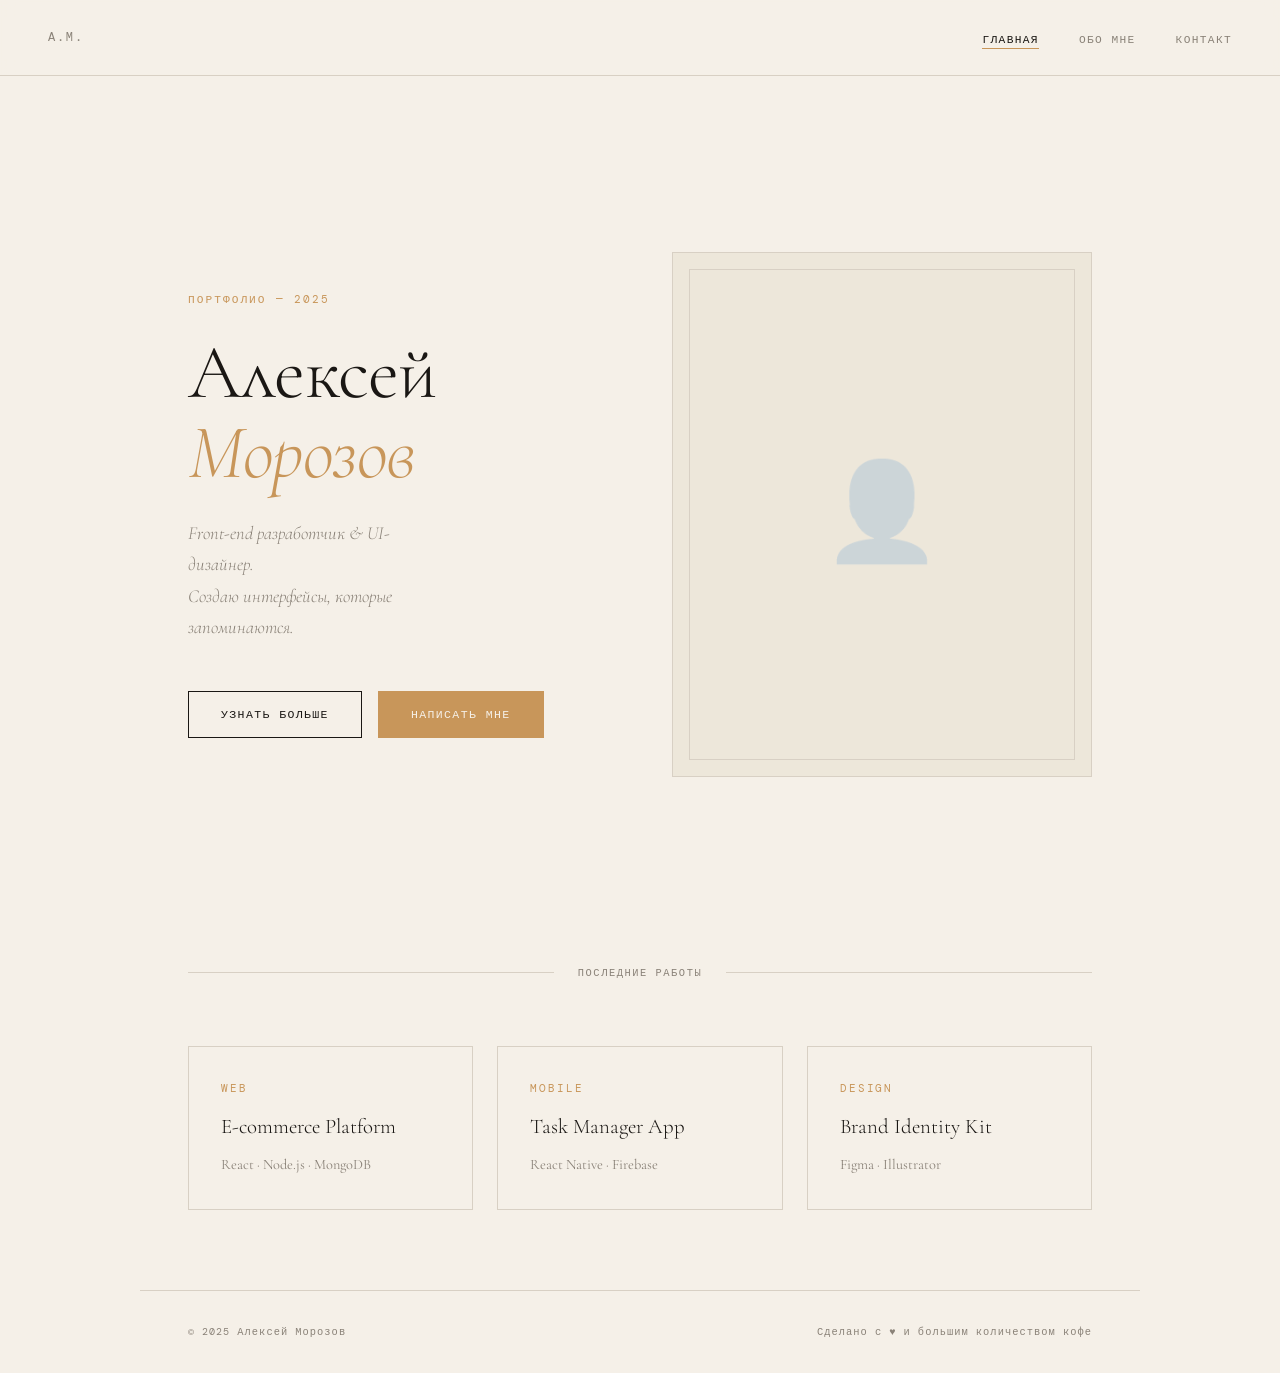
<file: index.html>
<!DOCTYPE html>
<html lang="ru">
<head>
  <meta charset="UTF-8" />
  <meta name="viewport" content="width=device-width, initial-scale=1.0" />
  <title>Алексей Морозов — Разработчик</title>
  <link rel="stylesheet" href="style.css" />
</head>
<body>

  <nav>
    <a class="nav-logo" href="index.html">А.М.</a>
    <ul class="nav-links">
      <li><a href="index.html" class="active">Главная</a></li>
      <li><a href="about.html">Обо мне</a></li>
      <li><a href="contact.html">Контакт</a></li>
    </ul>
  </nav>

  <main class="page">
    <section class="hero">
      <div class="hero-text">
        <p class="hero-eyebrow">Портфолио — 2025</p>
        <h1 class="hero-name">
          Алексей<br>
          <em>Морозов</em>
        </h1>
        <p class="hero-tagline">
          Front-end разработчик &amp; UI-дизайнер.<br>
          Создаю интерфейсы, которые запоминаются.
        </p>
        <div style="display:flex; gap:1rem; flex-wrap:wrap;">
          <a href="about.html" class="btn">Узнать больше</a>
          <a href="contact.html" class="btn btn-accent">Написать мне</a>
        </div>
      </div>

      <div class="hero-visual">
        <div class="avatar-frame">
          <span class="avatar-placeholder">&#x1F464;</span>
        </div>
      </div>
    </section>

    <div class="divider">Последние работы</div>

    <section style="display:grid; grid-template-columns: repeat(3,1fr); gap:1.5rem;">
      <div class="skill-item fade-in" style="border:1px solid var(--border); padding:2rem;">
        <p class="section-label">Web</p>
        <h3 style="font-weight:300; font-size:1.3rem; margin-bottom:0.5rem;">E-commerce Platform</h3>
        <p style="font-size:0.9rem; color:var(--muted);">React · Node.js · MongoDB</p>
      </div>
      <div class="skill-item fade-in" style="border:1px solid var(--border); padding:2rem;">
        <p class="section-label">Mobile</p>
        <h3 style="font-weight:300; font-size:1.3rem; margin-bottom:0.5rem;">Task Manager App</h3>
        <p style="font-size:0.9rem; color:var(--muted);">React Native · Firebase</p>
      </div>
      <div class="skill-item fade-in" style="border:1px solid var(--border); padding:2rem;">
        <p class="section-label">Design</p>
        <h3 style="font-weight:300; font-size:1.3rem; margin-bottom:0.5rem;">Brand Identity Kit</h3>
        <p style="font-size:0.9rem; color:var(--muted);">Figma · Illustrator</p>
      </div>
    </section>
  </main>


  <footer>
    <span>© 2025 Алексей Морозов</span>
    <span>Сделано с ♥ и большим количеством кофе</span>
  </footer>

</body>
</html>
</file>
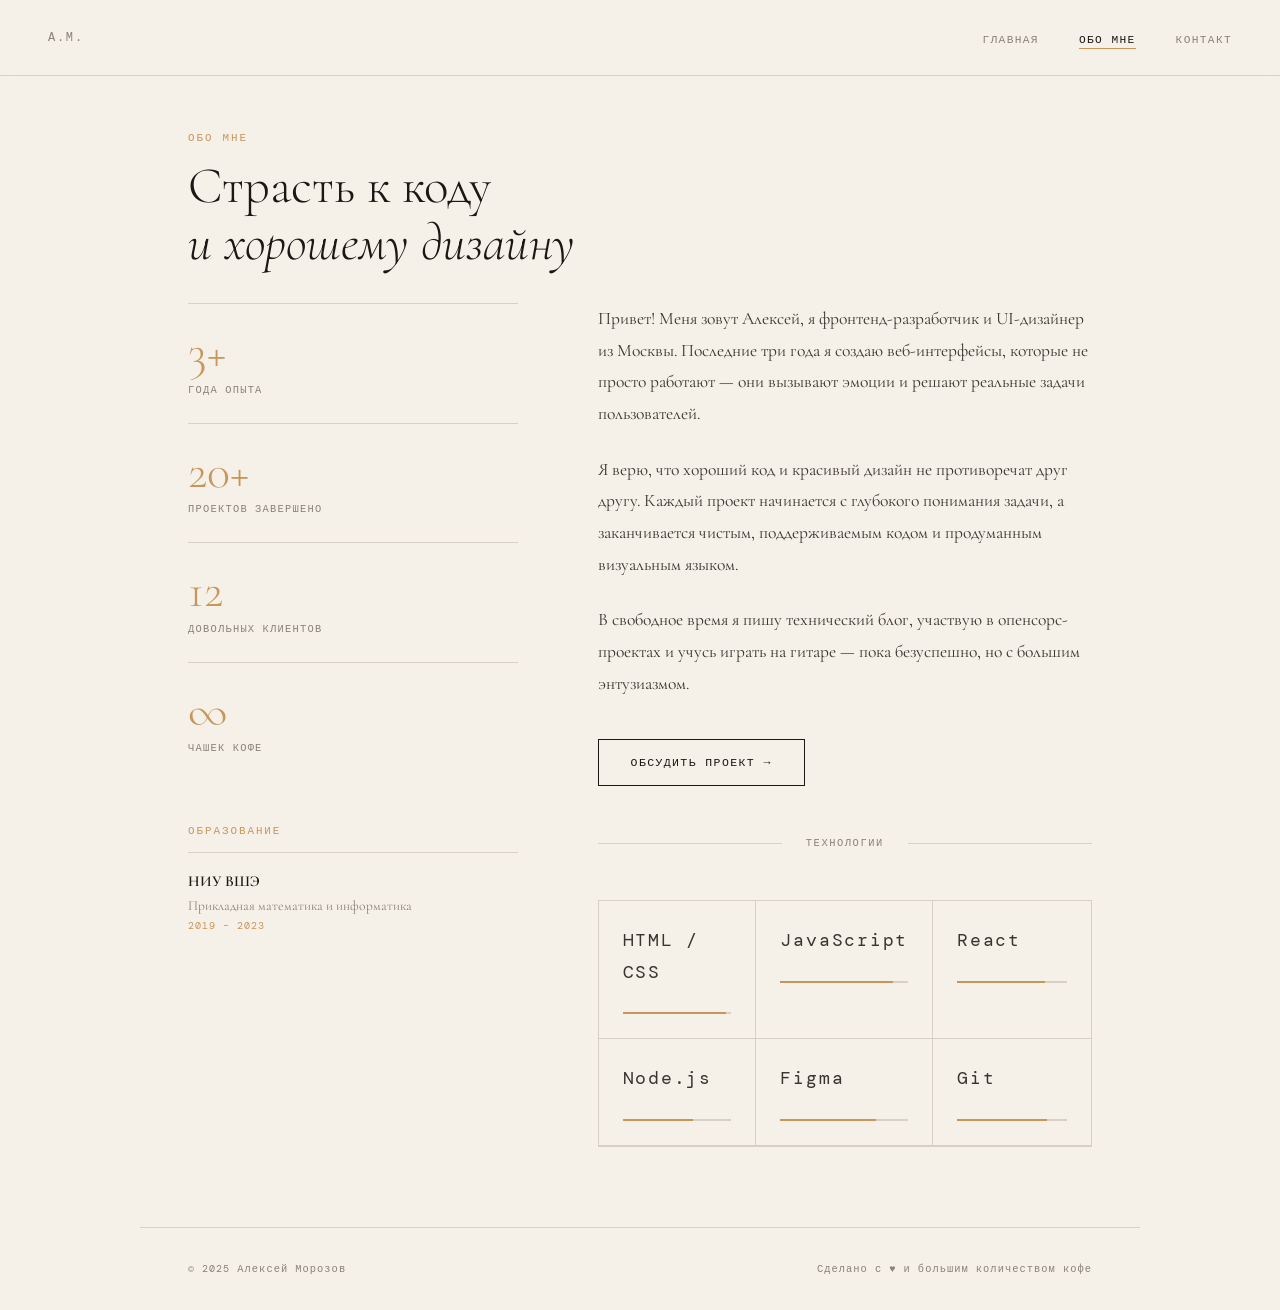
<file: about.html>
<!DOCTYPE html>
<html lang="ru">
<head>
  <meta charset="UTF-8" />
  <meta name="viewport" content="width=device-width, initial-scale=1.0" />
  <title>Обо мне — Алексей Морозов</title>
  <link rel="stylesheet" href="style.css" />
</head>
<body>

  <nav>
    <a class="nav-logo" href="index.html">А.М.</a>
    <ul class="nav-links">
      <li><a href="index.html">Главная</a></li>
      <li><a href="about.html" class="active">Обо мне</a></li>
      <li><a href="contact.html">Контакт</a></li>
    </ul>
  </nav>

  <main class="page">
    <p class="section-label fade-in">Обо мне</p>
    <h1 class="section-title fade-in">
      Страсть к коду<br>
      <em>и хорошему дизайну</em>
    </h1>

    <div class="about-grid fade-in">
      <aside class="about-sidebar">
        <div class="stat-block">
          <div class="stat-number">3+</div>
          <div class="stat-label">Года опыта</div>
        </div>
        <div class="stat-block">
          <div class="stat-number">20+</div>
          <div class="stat-label">Проектов завершено</div>
        </div>
        <div class="stat-block">
          <div class="stat-number">12</div>
          <div class="stat-label">Довольных клиентов</div>
        </div>
        <div class="stat-block">
          <div class="stat-number">∞</div>
          <div class="stat-label">Чашек кофе</div>
        </div>

        <div style="margin-top:2.5rem;">
          <p class="section-label">Образование</p>
          <div style="border-top:1px solid var(--border); padding:1rem 0;">
            <p style="font-size:0.95rem; font-weight:600;">НИУ ВШЭ</p>
            <p style="font-size:0.85rem; color:var(--muted);">Прикладная математика и информатика</p>
            <p style="font-family:'DM Mono',monospace; font-size:0.65rem; color:var(--accent); letter-spacing:0.1em;">2019 – 2023</p>
          </div>
        </div>
      </aside>

      <div class="about-body">
        <p>
          Привет! Меня зовут Алексей, я фронтенд-разработчик и UI-дизайнер из Москвы.
          Последние три года я создаю веб-интерфейсы, которые не просто работают —
          они вызывают эмоции и решают реальные задачи пользователей.
        </p>
        <p>
          Я верю, что хороший код и красивый дизайн не противоречат друг другу.
          Каждый проект начинается с глубокого понимания задачи, а заканчивается
          чистым, поддерживаемым кодом и продуманным визуальным языком.
        </p>
        <p>
          В свободное время я пишу технический блог, участвую в опенсорс-проектах
          и учусь играть на гитаре — пока безуспешно, но с большим энтузиазмом.
        </p>
        <a href="contact.html" class="btn" style="margin-top:1rem;">Обсудить проект →</a>

        <div class="divider" style="margin:3rem 0 2rem;">Технологии</div>
        <div class="skills-grid">
          <div class="skill-item">
            <p class="skill-name">HTML / CSS</p>
            <div class="skill-bar"><div class="skill-fill" style="width:95%"></div></div>
          </div>
          <div class="skill-item">
            <p class="skill-name">JavaScript</p>
            <div class="skill-bar"><div class="skill-fill" style="width:88%"></div></div>
          </div>
          <div class="skill-item">
            <p class="skill-name">React</p>
            <div class="skill-bar"><div class="skill-fill" style="width:80%"></div></div>
          </div>
          <div class="skill-item">
            <p class="skill-name">Node.js</p>
            <div class="skill-bar"><div class="skill-fill" style="width:65%"></div></div>
          </div>
          <div class="skill-item">
            <p class="skill-name">Figma</p>
            <div class="skill-bar"><div class="skill-fill" style="width:75%"></div></div>
          </div>
          <div class="skill-item">
            <p class="skill-name">Git</p>
            <div class="skill-bar"><div class="skill-fill" style="width:82%"></div></div>
          </div>
        </div>
      </div>
    </div>
  </main>

  <footer>
    <span>© 2025 Алексей Морозов</span>
    <span>Сделано с ♥ и большим количеством кофе</span>
  </footer>

</body>
</html>
</file>
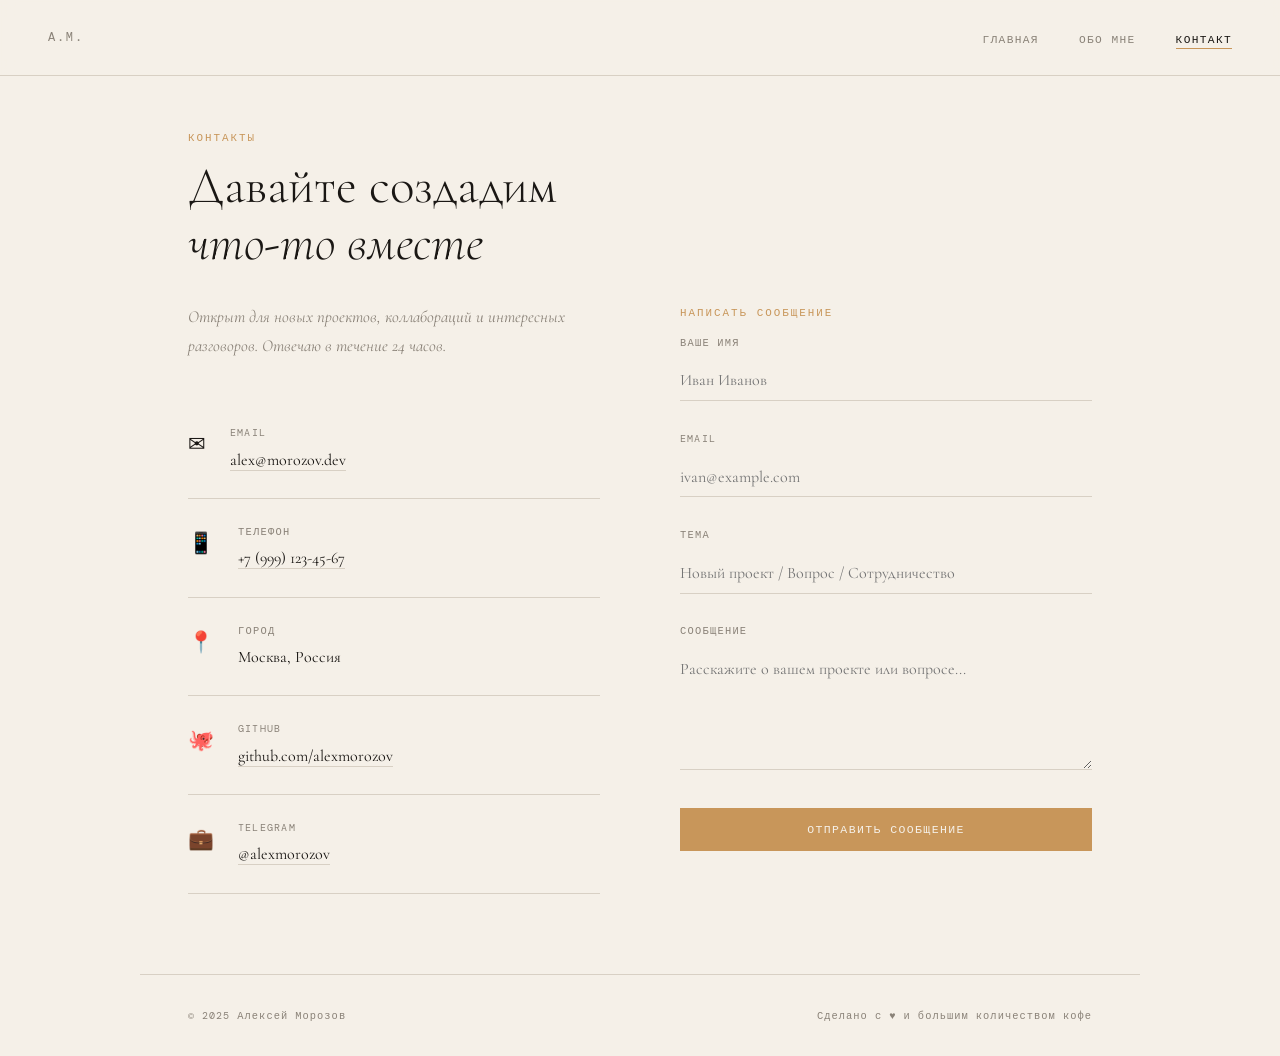
<file: contact.html>
<!DOCTYPE html>
<html lang="ru">
<head>
  <meta charset="UTF-8" />
  <meta name="viewport" content="width=device-width, initial-scale=1.0" />
  <title>Контакты — Алексей Морозов</title>
  <link rel="stylesheet" href="style.css" />
</head>
<body>

  <nav>
    <a class="nav-logo" href="index.html">А.М.</a>
    <ul class="nav-links">
      <li><a href="index.html">Главная</a></li>
      <li><a href="about.html">Обо мне</a></li>
      <li><a href="contact.html" class="active">Контакт</a></li>
    </ul>
  </nav>

  <main class="page">
    <p class="section-label fade-in">Контакты</p>
    <h1 class="section-title fade-in">
      Давайте создадим<br>
      <em>что-то вместе</em>
    </h1>

    <div class="contact-layout fade-in">
      <div>
        <p style="font-size:1.05rem; color:var(--muted); margin-bottom:2.5rem; font-style:italic;">
          Открыт для новых проектов, коллабораций и интересных разговоров.
          Отвечаю в течение 24 часов.
        </p>

        <div class="contact-info-item">
          <span class="contact-icon">✉</span>
          <div>
            <p class="contact-label">Email</p>
            <p class="contact-value">
              <a href="mailto:alex@morozov.dev">alex@morozov.dev</a>
            </p>
          </div>
        </div>

        <div class="contact-info-item">
          <span class="contact-icon">📱</span>
          <div>
            <p class="contact-label">Телефон</p>
            <p class="contact-value">
              <a href="tel:+79991234567">+7 (999) 123-45-67</a>
            </p>
          </div>
        </div>

        <div class="contact-info-item">
          <span class="contact-icon">📍</span>
          <div>
            <p class="contact-label">Город</p>
            <p class="contact-value">Москва, Россия</p>
          </div>
        </div>

        <div class="contact-info-item">
          <span class="contact-icon">🐙</span>
          <div>
            <p class="contact-label">GitHub</p>
            <p class="contact-value">
              <a href="https://github.com/alexmorozov" target="_blank">github.com/alexmorozov</a>
            </p>
          </div>
        </div>

        <div class="contact-info-item">
          <span class="contact-icon">💼</span>
          <div>
            <p class="contact-label">Telegram</p>
            <p class="contact-value">
              <a href="https://t.me/alexmorozov" target="_blank">@alexmorozov</a>
            </p>
          </div>
        </div>
      </div>

      <div>
        <p class="section-label">Написать сообщение</p>

        <div class="form-group">
          <label for="name">Ваше имя</label>
          <input type="text" id="name" name="name" placeholder="Иван Иванов" autocomplete="name" />
        </div>

        <div class="form-group">
          <label for="email">Email</label>
          <input type="email" id="email" name="email" placeholder="ivan@example.com" autocomplete="email" />
        </div>

        <div class="form-group">
          <label for="subject">Тема</label>
          <input type="text" id="subject" name="subject" placeholder="Новый проект / Вопрос / Сотрудничество" />
        </div>

        <div class="form-group">
          <label for="message">Сообщение</label>
          <textarea id="message" name="message" placeholder="Расскажите о вашем проекте или вопросе..."></textarea>
        </div>

        <button type="button" class="btn btn-accent" onclick="handleSubmit()" style="cursor:pointer; width:100%;">
          Отправить сообщение
        </button>

        <div id="success-msg" style="display:none; margin-top:1rem; padding:1rem; border:1px solid var(--accent); font-family:'DM Mono',monospace; font-size:0.75rem; color:var(--accent); letter-spacing:0.08em;">
          ✓ Сообщение отправлено! Отвечу в ближайшее время.
        </div>
      </div>
    </div>
  </main>

  <footer>
    <span>© 2025 Алексей Морозов</span>
    <span>Сделано с ♥ и большим количеством кофе</span>
  </footer>

  <script>
    function handleSubmit() {
      const name    = document.getElementById('name').value.trim();
      const email   = document.getElementById('email').value.trim();
      const message = document.getElementById('message').value.trim();
      if (!name || !email || !message) {
        alert('Пожалуйста, заполните обязательные поля: имя, email и сообщение.');
        return;
      }
      document.getElementById('success-msg').style.display = 'block';
    }
  </script>

</body>
</html>
</file>
<file: style.css>
/* ============================
   ПЕРСОНАЛЬНЫЙ САЙТ-ВИЗИТКА
   Aesthetic: Editorial Luxury
   ============================ */

@import url('https://fonts.googleapis.com/css2?family=Cormorant+Garamond:ital,wght@0,300;0,400;0,600;1,300;1,400&family=DM+Mono:wght@300;400&display=swap');

:root {
  --cream:    #f5f0e8;
  --ink:      #1a1714;
  --accent:   #c8965a;
  --muted:    #8a8278;
  --border:   #d8d0c4;
  --hover-bg: #ede7da;
}

*, *::before, *::after { box-sizing: border-box; margin: 0; padding: 0; }

html { scroll-behavior: smooth; }

body {
  background: var(--cream);
  color: var(--ink);
  font-family: 'Cormorant Garamond', Georgia, serif;
  font-size: 18px;
  line-height: 1.7;
  min-height: 100vh;
}

/* ---- NAVIGATION ---- */
nav {
  position: fixed;
  top: 0; left: 0; right: 0;
  z-index: 100;
  display: flex;
  justify-content: space-between;
  align-items: center;
  padding: 1.4rem 3rem;
  background: rgba(245, 240, 232, 0.92);
  backdrop-filter: blur(8px);
  border-bottom: 1px solid var(--border);
}

.nav-logo {
  font-family: 'DM Mono', monospace;
  font-size: 0.75rem;
  letter-spacing: 0.15em;
  text-transform: uppercase;
  color: var(--muted);
  text-decoration: none;
  transition: color 0.3s;
}
.nav-logo:hover { color: var(--ink); }

.nav-links {
  display: flex;
  gap: 2.5rem;
  list-style: none;
}
.nav-links a {
  font-family: 'DM Mono', monospace;
  font-size: 0.7rem;
  letter-spacing: 0.12em;
  text-transform: uppercase;
  color: var(--muted);
  text-decoration: none;
  position: relative;
  transition: color 0.3s;
}
.nav-links a::after {
  content: '';
  position: absolute;
  bottom: -3px; left: 0;
  width: 0; height: 1px;
  background: var(--accent);
  transition: width 0.3s;
}
.nav-links a:hover { color: var(--ink); }
.nav-links a:hover::after { width: 100%; }
.nav-links a.active { color: var(--ink); }
.nav-links a.active::after { width: 100%; }

/* ---- PAGE WRAPPER ---- */
.page {
  max-width: 1000px;
  margin: 0 auto;
  padding: 8rem 3rem 5rem;
}

/* ---- HOME / HERO ---- */
.hero {
  display: grid;
  grid-template-columns: 1fr 1fr;
  gap: 4rem;
  align-items: center;
  min-height: calc(100vh - 8rem);
}

.hero-text { animation: fadeUp 0.9s ease both; }

.hero-eyebrow {
  font-family: 'DM Mono', monospace;
  font-size: 0.7rem;
  letter-spacing: 0.18em;
  text-transform: uppercase;
  color: var(--accent);
  margin-bottom: 1.5rem;
}

.hero-name {
  font-size: clamp(3rem, 6vw, 5.5rem);
  font-weight: 300;
  line-height: 1.05;
  letter-spacing: -0.01em;
  margin-bottom: 1.5rem;
}
.hero-name em {
  font-style: italic;
  color: var(--accent);
}

.hero-tagline {
  font-size: 1.15rem;
  color: var(--muted);
  font-weight: 300;
  font-style: italic;
  margin-bottom: 3rem;
  max-width: 32ch;
}

.btn {
  display: inline-block;
  padding: 0.8rem 2rem;
  border: 1px solid var(--ink);
  color: var(--ink);
  text-decoration: none;
  font-family: 'DM Mono', monospace;
  font-size: 0.72rem;
  letter-spacing: 0.12em;
  text-transform: uppercase;
  transition: background 0.3s, color 0.3s;
}
.btn:hover { background: var(--ink); color: var(--cream); }
.btn-accent { background: var(--accent); border-color: var(--accent); color: var(--cream); }
.btn-accent:hover { background: #b07840; border-color: #b07840; color: var(--cream); }

.hero-visual {
  animation: fadeUp 0.9s 0.2s ease both;
}

.avatar-frame {
  width: 100%;
  aspect-ratio: 4/5;
  background: var(--hover-bg);
  border: 1px solid var(--border);
  display: flex;
  align-items: center;
  justify-content: center;
  position: relative;
  overflow: hidden;
}

.avatar-placeholder {
  font-size: 6rem;
  opacity: 0.15;
}

.avatar-frame::before {
  content: '';
  position: absolute;
  inset: 1rem;
  border: 1px solid var(--border);
  pointer-events: none;
}

/* ---- DIVIDER ---- */
.divider {
  display: flex;
  align-items: center;
  gap: 1.5rem;
  margin: 4rem 0;
  color: var(--muted);
  font-family: 'DM Mono', monospace;
  font-size: 0.65rem;
  letter-spacing: 0.15em;
  text-transform: uppercase;
}
.divider::before, .divider::after {
  content: '';
  flex: 1;
  height: 1px;
  background: var(--border);
}

/* ---- SECTION TITLES ---- */
.section-label {
  font-family: 'DM Mono', monospace;
  font-size: 0.68rem;
  letter-spacing: 0.18em;
  text-transform: uppercase;
  color: var(--accent);
  margin-bottom: 0.75rem;
}

.section-title {
  font-size: clamp(2rem, 4vw, 3.2rem);
  font-weight: 300;
  line-height: 1.1;
  margin-bottom: 2rem;
}
.section-title em { font-style: italic; }

/* ---- ABOUT PAGE ---- */
.about-grid {
  display: grid;
  grid-template-columns: 2fr 3fr;
  gap: 5rem;
  margin-top: 2rem;
}

.about-sidebar {}

.stat-block {
  border-top: 1px solid var(--border);
  padding: 1.5rem 0;
}
.stat-number {
  font-size: 3rem;
  font-weight: 300;
  color: var(--accent);
  line-height: 1;
}
.stat-label {
  font-family: 'DM Mono', monospace;
  font-size: 0.65rem;
  letter-spacing: 0.12em;
  text-transform: uppercase;
  color: var(--muted);
  margin-top: 0.3rem;
}

.about-body p {
  margin-bottom: 1.5rem;
  font-size: 1.1rem;
  line-height: 1.8;
  color: #3a3530;
}

.skills-grid {
  display: grid;
  grid-template-columns: repeat(3, 1fr);
  gap: 0;
  margin-top: 3rem;
  border: 1px solid var(--border);
}

.skill-item {
  padding: 1.5rem;
  border-right: 1px solid var(--border);
  border-bottom: 1px solid var(--border);
  transition: background 0.25s;
}
.skill-item:hover { background: var(--hover-bg); }
.skill-item:nth-child(3n) { border-right: none; }

.skill-name {
  font-family: 'DM Mono', monospace;
  font-size: 0.7rem;
  letter-spacing: 0.1em;
  color: var(--ink);
  margin-bottom: 0.5rem;
}

.skill-bar {
  height: 2px;
  background: var(--border);
  position: relative;
  overflow: hidden;
}
.skill-fill {
  position: absolute;
  top: 0; left: 0;
  height: 100%;
  background: var(--accent);
  animation: expandBar 1.2s ease both;
}

/* ---- CONTACT PAGE ---- */
.contact-layout {
  display: grid;
  grid-template-columns: 1fr 1fr;
  gap: 5rem;
  margin-top: 2rem;
}

.contact-info-item {
  display: flex;
  gap: 1.5rem;
  padding: 1.5rem 0;
  border-bottom: 1px solid var(--border);
  align-items: flex-start;
}
.contact-icon {
  font-size: 1.3rem;
  flex-shrink: 0;
  margin-top: 0.2rem;
}
.contact-label {
  font-family: 'DM Mono', monospace;
  font-size: 0.65rem;
  letter-spacing: 0.12em;
  text-transform: uppercase;
  color: var(--muted);
  margin-bottom: 0.3rem;
}
.contact-value {
  font-size: 1rem;
  color: var(--ink);
}
.contact-value a {
  color: var(--ink);
  text-decoration: none;
  border-bottom: 1px solid var(--border);
  transition: border-color 0.3s;
}
.contact-value a:hover { border-color: var(--accent); }

/* ---- FORM ---- */
.form-group {
  margin-bottom: 1.8rem;
}
label {
  display: block;
  font-family: 'DM Mono', monospace;
  font-size: 0.65rem;
  letter-spacing: 0.12em;
  text-transform: uppercase;
  color: var(--muted);
  margin-bottom: 0.6rem;
}
input, textarea {
  width: 100%;
  background: transparent;
  border: none;
  border-bottom: 1px solid var(--border);
  padding: 0.6rem 0;
  font-family: 'Cormorant Garamond', serif;
  font-size: 1rem;
  color: var(--ink);
  outline: none;
  transition: border-color 0.3s;
}
input:focus, textarea:focus { border-color: var(--accent); }
textarea { resize: vertical; min-height: 120px; }

/* ---- FOOTER ---- */
footer {
  border-top: 1px solid var(--border);
  padding: 2rem 3rem;
  max-width: 1000px;
  margin: 0 auto;
  display: flex;
  justify-content: space-between;
  align-items: center;
}
footer span {
  font-family: 'DM Mono', monospace;
  font-size: 0.65rem;
  letter-spacing: 0.1em;
  color: var(--muted);
}

/* ---- ANIMATIONS ---- */
@keyframes fadeUp {
  from { opacity: 0; transform: translateY(24px); }
  to   { opacity: 1; transform: translateY(0); }
}
@keyframes expandBar {
  from { width: 0; }
}

.fade-in { animation: fadeUp 0.8s ease both; }

/* ---- RESPONSIVE ---- */
@media (max-width: 768px) {
  nav { padding: 1rem 1.5rem; }
  .nav-links { gap: 1.2rem; }
  .page { padding: 6rem 1.5rem 3rem; }
  .hero { grid-template-columns: 1fr; gap: 2.5rem; min-height: auto; }
  .hero-visual { order: -1; }
  .avatar-frame { aspect-ratio: 3/2; max-width: 300px; }
  .about-grid { grid-template-columns: 1fr; gap: 2.5rem; }
  .skills-grid { grid-template-columns: repeat(2, 1fr); }
  .contact-layout { grid-template-columns: 1fr; gap: 3rem; }
  footer { flex-direction: column; gap: 0.5rem; text-align: center; }
}
</file>
